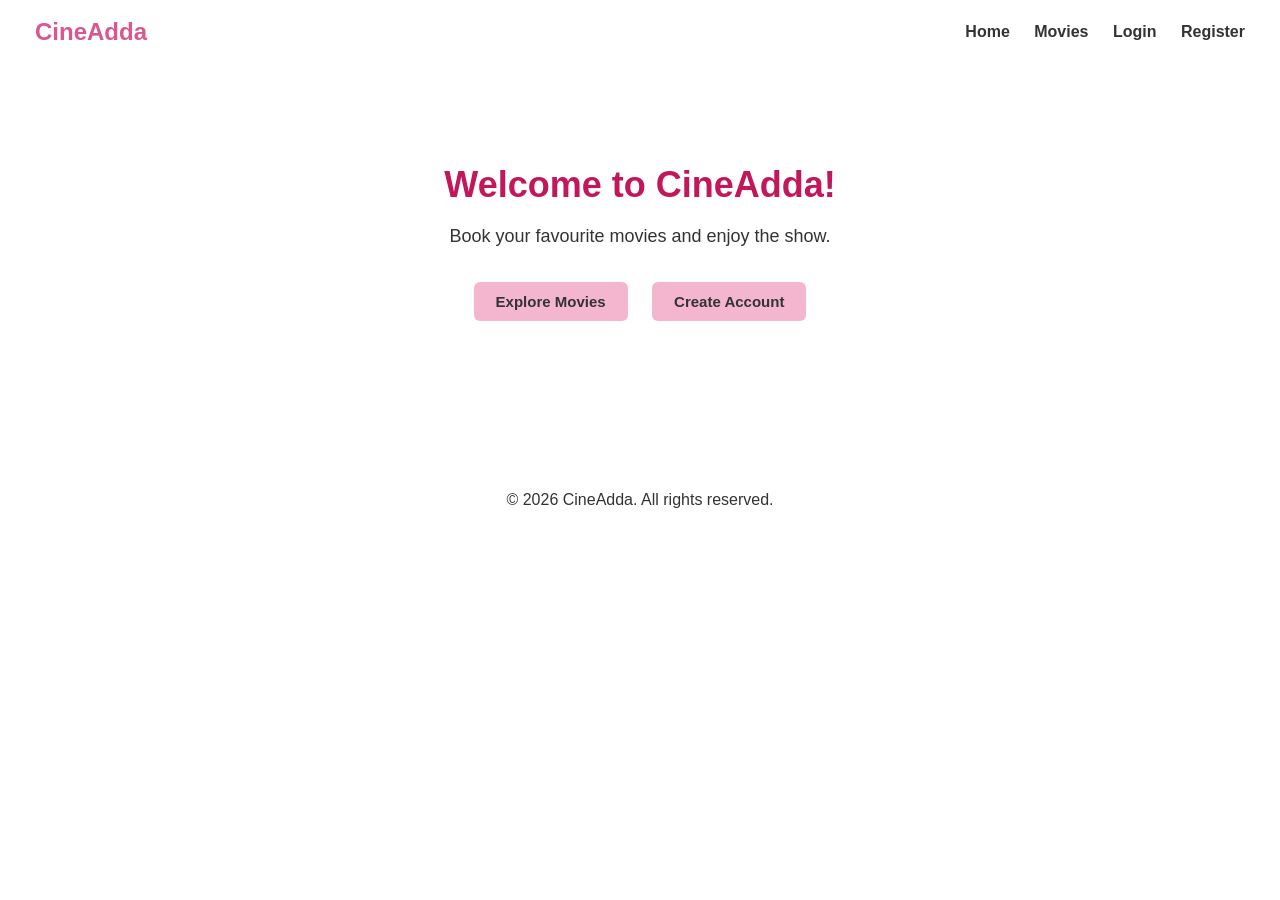
<file: movieticketbooking system/index.html>
<!DOCTYPE html>
<html lang="en">
<head>
    <meta charset="UTF-8">
    <meta name="viewport" content="width=device-width, initial-scale=1.0">
    <title>CineAdda - Home</title>
    <link rel="stylesheet" href="css/style.css">
</head>
<body>

    <nav class="navbar">
        <h2>CineAdda</h2>
        <div>
            <a href="index.html">Home</a>
            <a href="movies.html">Movies</a>
            <a href="login.html">Login</a>
            <a href="register.html">Register</a>
        </div>
    </nav>

    <main class="hero">
        <h1>Welcome to CineAdda!</h1>
        <p>Book your favourite movies and enjoy the show.</p>

        <a class="btn" href="movies.html">Explore Movies</a>
        <a class="btn secondary" href="register.html">Create Account</a>
    </main>

    <footer>
        <p>© 2026 CineAdda. All rights reserved.</p>
    </footer>

</body>
</html>
</file>
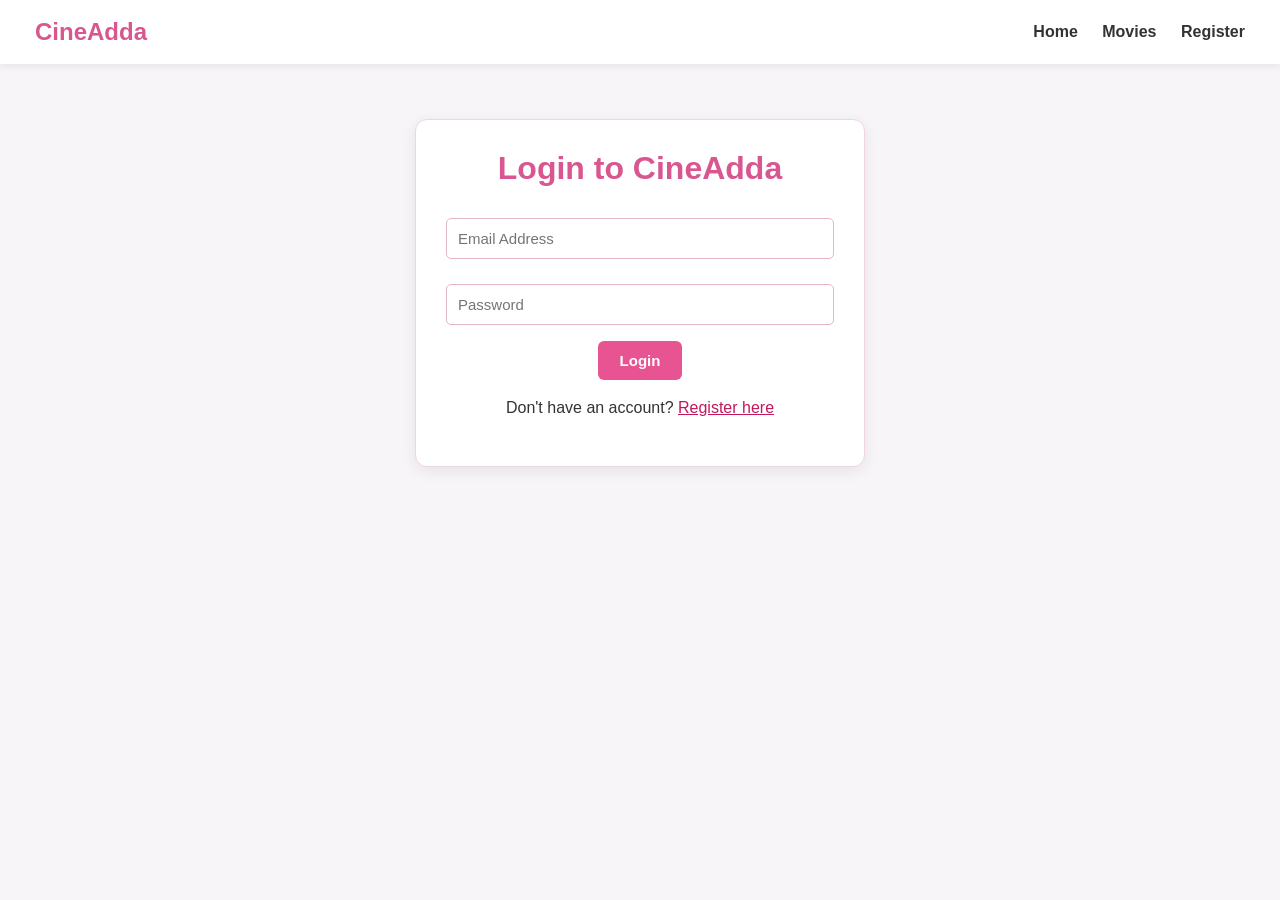
<file: movieticketbooking system/admin.html>
<!DOCTYPE html>
<html lang="en">
<head>
    <meta charset="UTF-8">
    <meta name="viewport" content="width=device-width, initial-scale=1.0">
    <title>CineAdda - Admin</title>
    <link rel="stylesheet" href="css/style.css">
</head>
<body>

    <nav class="navbar">
        <h2>CineAdda Admin</h2>
        <div>
            <a href="index.html">Home</a>
            <a href="dashboard.html">Dashboard</a>
            <a href="movies.html">Movies</a>
        </div>
    </nav>

    <main class="page-container">
        <h1>Admin Dashboard</h1>

        <div class="stats-container">
            <div class="stat-card">
                <h3>Total Bookings</h3>
                <p id="totalBookings">0</p>
            </div>

            <div class="stat-card">
                <h3>Total Seats</h3>
                <p id="totalSeats">0</p>
            </div>

            <div class="stat-card">
                <h3>Total Revenue</h3>
                <p>₹<span id="totalRevenue">0</span></p>
            </div>
        </div>

        <h2>Booking Reports</h2>

        <div class="table-wrapper">
            <table>
                <thead>
                    <tr>
                        <th>Booking ID</th>
                        <th>Customer</th>
                        <th>Movie</th>
                        <th>Theatre</th>
                        <th>Seats</th>
                        <th>Date</th>
                        <th>Time</th>
                        <th>Amount</th>
                        <th>Payment</th>
                        <th>Status</th>
                    </tr>
                </thead>
                <tbody id="reportBody"></tbody>
            </table>
        </div>
    </main>

    <script>
        const user = JSON.parse(localStorage.getItem("loggedInUser"));

        if (!user) {
            alert("Please login first.");
            window.location.href = "login.html";
        }

        function escapeHTML(value) {
            return String(value ?? "").replace(/[&<>"']/g, ch => ({
                "&": "&amp;", "<": "&lt;", ">": "&gt;",
                '"': "&quot;", "'": "&#39;"
            }[ch]));
        }

        const bookings =
            JSON.parse(localStorage.getItem("bookingHistory")) || [];

        const activeBookings = bookings.filter(
            booking => booking.status !== "Cancelled"
        );

        const totalSeats = activeBookings.reduce(
            (total, booking) => total + (booking.seats || []).length, 0
        );

        const totalRevenue = activeBookings.reduce(
            (total, booking) => total + Number(booking.amount || 0), 0
        );

        document.getElementById("totalBookings").textContent =
            activeBookings.length;

        document.getElementById("totalSeats").textContent = totalSeats;

        document.getElementById("totalRevenue").textContent =
            totalRevenue;

        const reportBody = document.getElementById("reportBody");

        if (bookings.length === 0) {
            reportBody.innerHTML =
                '<tr><td colspan="10">No bookings available.</td></tr>';
        } else {
            reportBody.innerHTML = bookings.map(booking => `
                <tr>
                    <td>${escapeHTML(booking.id)}</td>
                    <td>${escapeHTML(booking.userEmail || "Unknown")}</td>
                    <td>${escapeHTML(booking.movie)}</td>
                    <td>${escapeHTML(booking.theatre)}</td>
                    <td>${escapeHTML((booking.seats || []).join(", "))}</td>
                    <td>${escapeHTML(booking.date)}</td>
                    <td>${escapeHTML(booking.time)}</td>
                    <td>₹${escapeHTML(booking.amount)}</td>
                    <td>${escapeHTML(booking.paymentMethod)}</td>
                    <td>${escapeHTML(booking.status)}</td>
                </tr>
            `).join("");
        }
    </script>

</body>
</html>
</file>
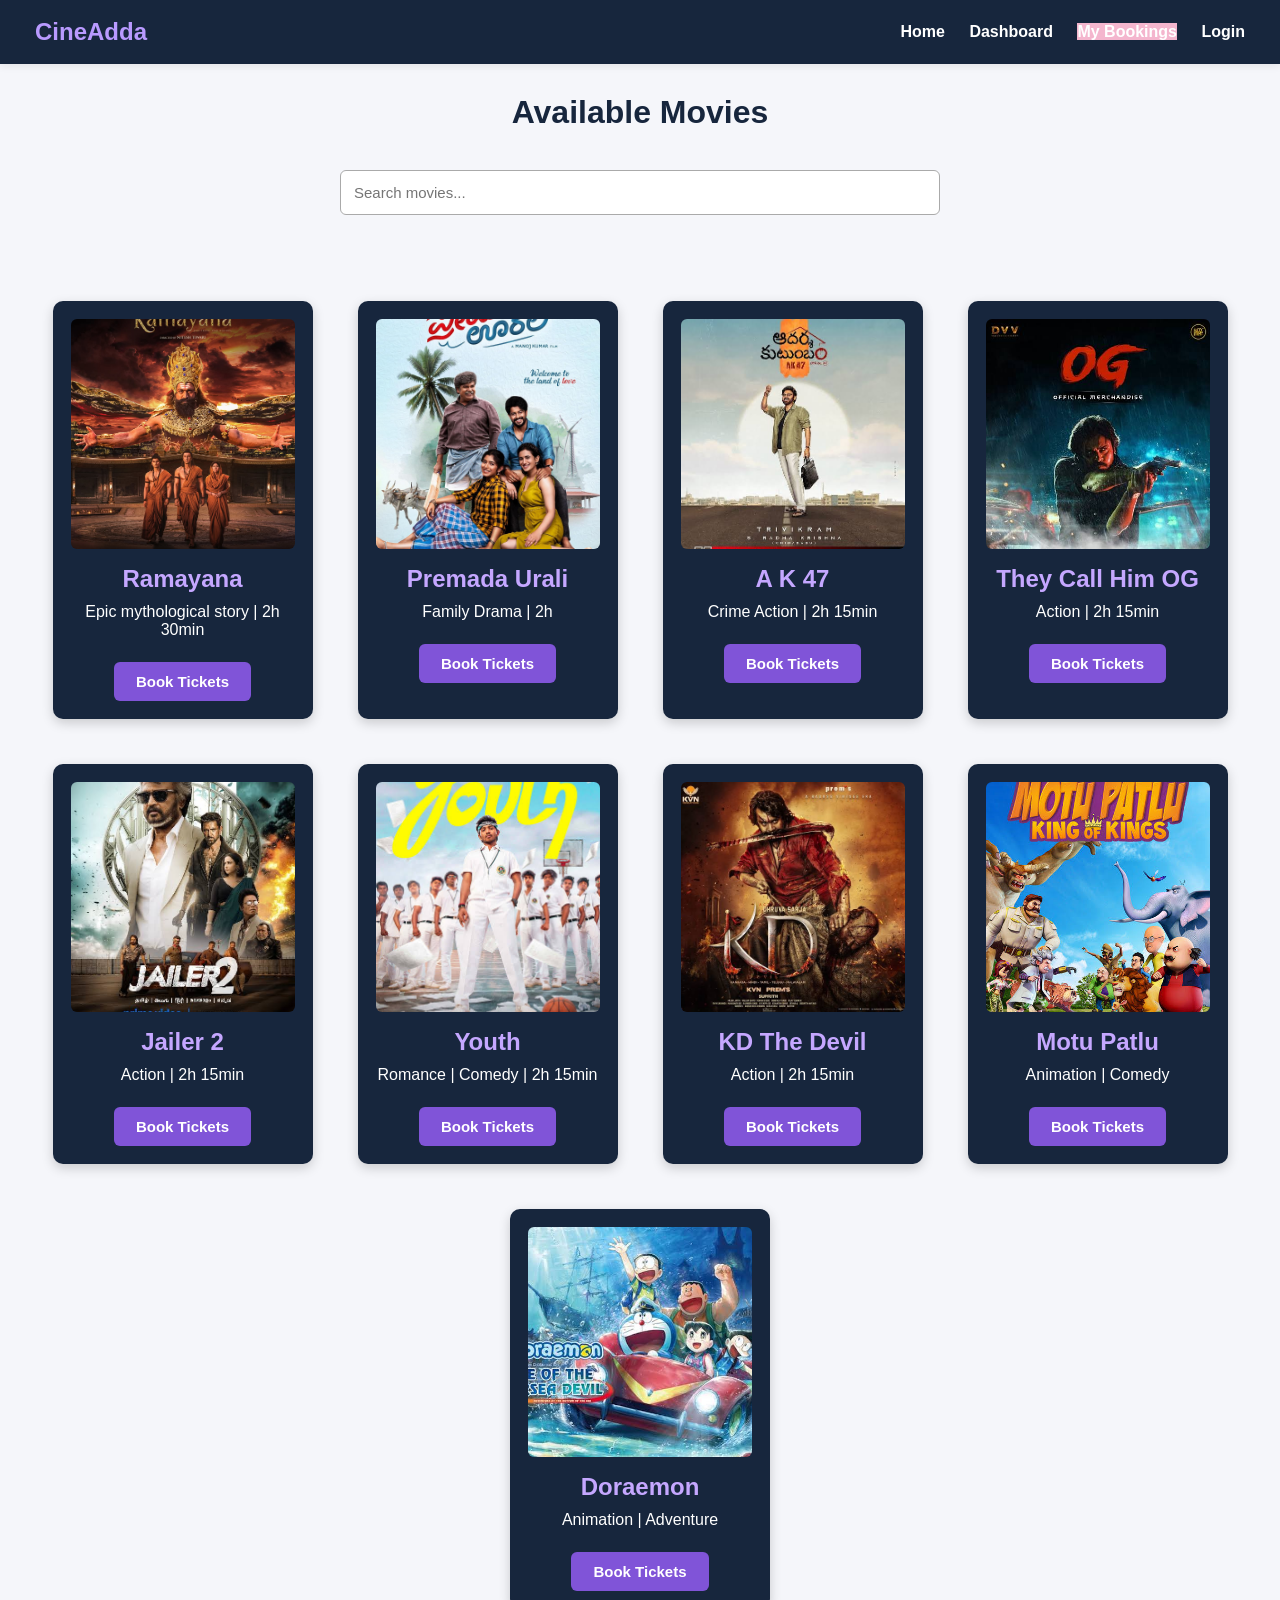
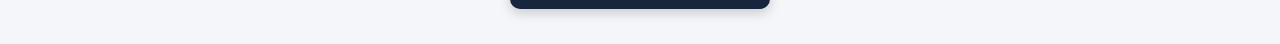
<file: movieticketbooking system/booking.html>
<!DOCTYPE html>
<html lang="en">
<head>
    <meta charset="UTF-8">
    <meta name="viewport" content="width=device-width, initial-scale=1.0">
    <title>CineAdda - Book Tickets</title>
    <link rel="stylesheet" href="css/style.css">
</head>
<body>

    <nav class="navbar">
        <h2>CineAdda</h2>
        <div>
            <a href="index.html">Home</a>
            <a href="movies.html">Movies</a>
            <a href="dashboard.html">Dashboard</a>
        </div>
    </nav>

    <main class="login-box">
        <h1>Book Your Tickets</h1>

        <p><b>Selected Movie:</b> <span id="movieName"></span></p>

        <form id="bookingForm">

            <label for="theatre">Select Theatre</label>
            <select id="theatre" required>
                <option value="">Choose Theatre</option>
                <option value="PVR Cinemas">PVR Cinemas</option>
                <option value="INOX">INOX</option>
                <option value="Cinepolis">Cinepolis</option>
                <option value="Miraj Cinemas">Miraj Cinemas</option>
                <option value="Local Theatre">Local Theatre</option>
            </select>

            <label for="showDate">Select Date</label>
            <input type="date" id="showDate" required>

            <label for="showTime">Select Show Time</label>
            <select id="showTime" required>
                <option value="">Choose Show Time</option>
                <option value="10:00 AM">10:00 AM</option>
                <option value="1:00 PM">1:00 PM</option>
                <option value="4:00 PM">4:00 PM</option>
                <option value="7:00 PM">7:00 PM</option>
                <option value="10:00 PM">10:00 PM</option>
            </select>

            <button type="submit">Continue to Seats</button>
        </form>
    </main>

    <script>
        const user = JSON.parse(localStorage.getItem("loggedInUser"));
        const movie = localStorage.getItem("selectedMovie");

        if (!user) {
            alert("Please login first.");
            window.location.href = "login.html";
        }

        if (!movie) {
            alert("Please select a movie first.");
            window.location.href = "movies.html";
        }

        document.getElementById("movieName").textContent = movie;

        const dateInput = document.getElementById("showDate");
        const today = new Date();
        today.setMinutes(today.getMinutes() - today.getTimezoneOffset());
        dateInput.min = today.toISOString().split("T")[0];

        document.getElementById("bookingForm").addEventListener("submit", function(event) {
            event.preventDefault();

            const theatre = document.getElementById("theatre").value;
            const date = dateInput.value;
            const time = document.getElementById("showTime").value;

            if (!theatre || !date || !time) {
                alert("Please select all booking details.");
                return;
            }

            if (date < dateInput.min) {
                alert("Please select today or a future date.");
                return;
            }

            localStorage.setItem("selectedTheatre", theatre);
            localStorage.setItem("showDate", date);
            localStorage.setItem("showTime", time);

            localStorage.removeItem("selectedSeats");
            localStorage.removeItem("totalAmount");

            window.location.href = "seats.html";
        });
    </script>

</body>
</html>
</file>
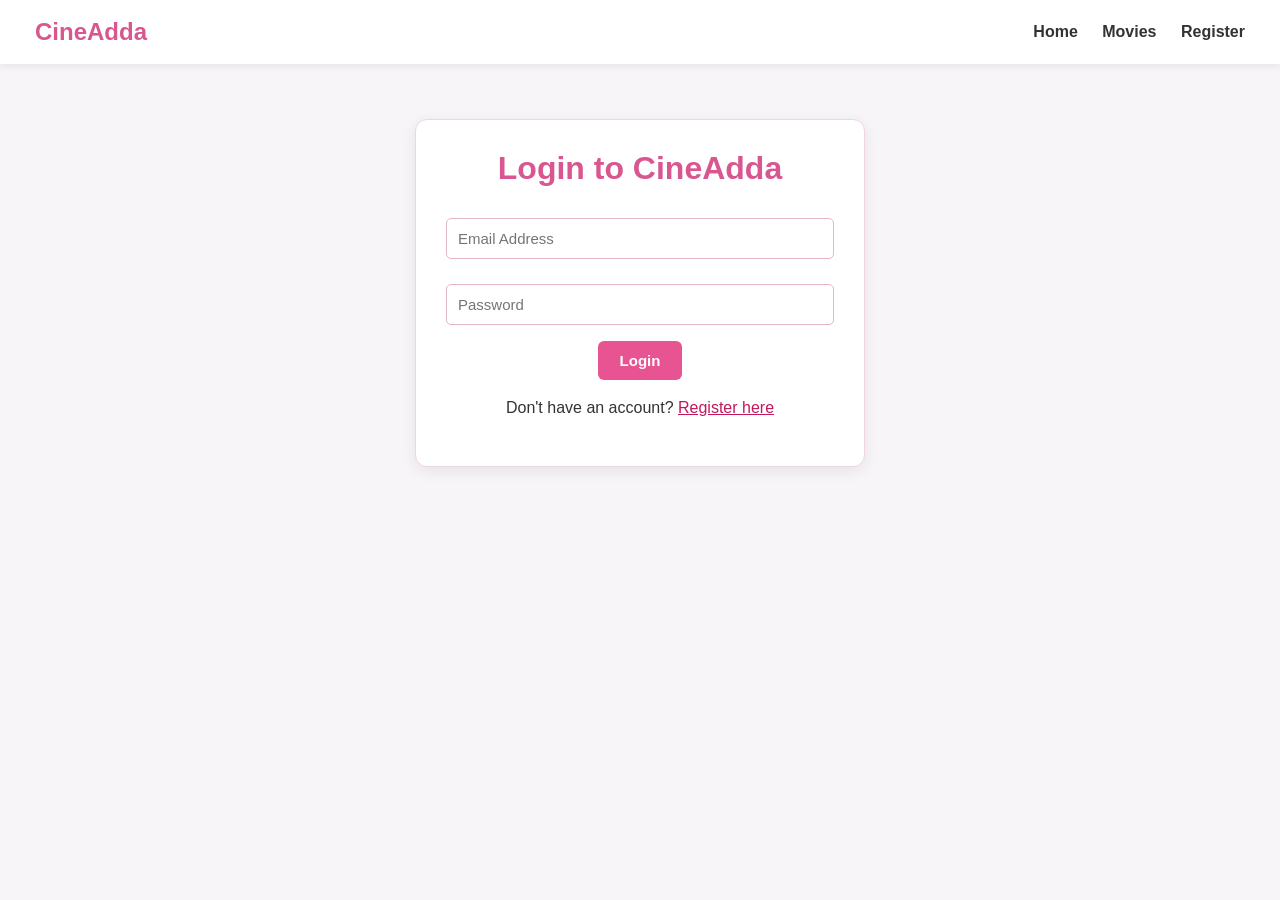
<file: movieticketbooking system/dashboard.html>
<!DOCTYPE html>
<html lang="en">
<head>
    <meta charset="UTF-8">
    <meta name="viewport" content="width=device-width, initial-scale=1.0">
    <title>CineAdda - Dashboard</title>
    <link rel="stylesheet" href="css/style.css">
</head>
<body>

    <nav class="navbar">
        <h2>CineAdda</h2>
        <div>
            <a href="index.html">Home</a>
            <a href="movies.html">Movies</a>
            <a href="history.html">My Bookings</a>
            <a href="admin.html">Admin</a>
            <a href="#" id="logout">Logout</a>
        </div>
    </nav>

    <main>
        <h1>Welcome to CineAdda!</h1>

        <section class="login-box">
            <h2>My Profile</h2>

            <p>Name: <span id="userName"></span></p>
            <p>Email: <span id="userEmail"></span></p>

            <h2>My Bookings</h2>
            <p>Total Bookings: <span id="bookingCount">0</span></p>

            <a class="btn" href="movies.html">Book Movies</a>
            <a class="btn secondary" href="history.html">View History</a>
        </section>
    </main>

    <script>
        const user = JSON.parse(localStorage.getItem("loggedInUser"));

        if (!user) {
            alert("Please login first.");
            window.location.href = "login.html";
        } else {
            document.getElementById("userName").textContent = user.name;
            document.getElementById("userEmail").textContent = user.email;

            const bookings = JSON.parse(localStorage.getItem("bookingHistory")) || [];

            const userBookings = bookings.filter(booking =>
                booking.userEmail === user.email
            );

            document.getElementById("bookingCount").textContent =
                userBookings.length;
        }

        document.getElementById("logout").addEventListener("click", function(event) {
            event.preventDefault();

            localStorage.removeItem("loggedInUser");

            alert("Logged out successfully.");
            window.location.href = "login.html";
        });
    </script>

</body>
</html>
</file>
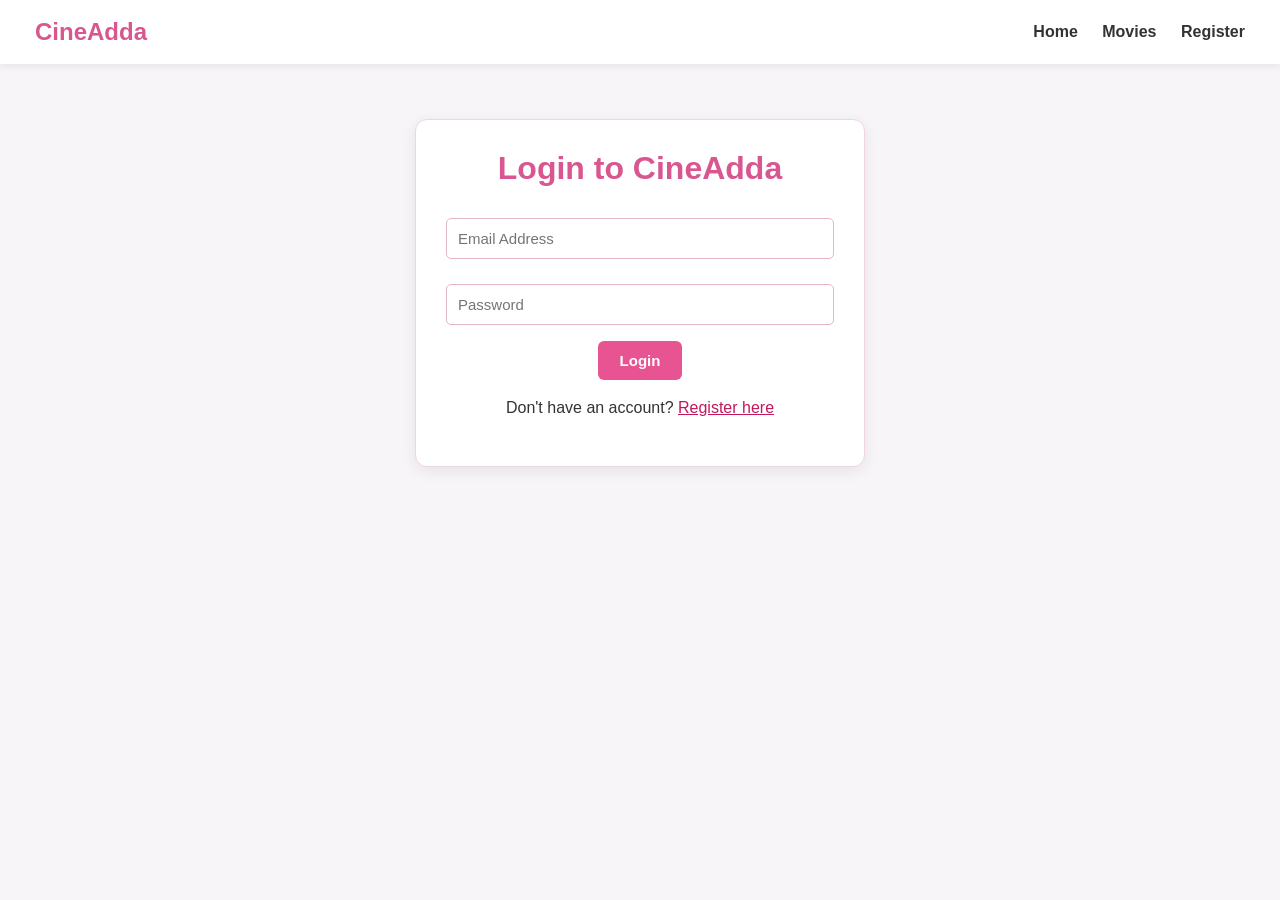
<file: movieticketbooking system/history.html>
<!DOCTYPE html>
<html lang="en">
<head>
    <meta charset="UTF-8">
    <meta name="viewport" content="width=device-width, initial-scale=1.0">
    <title>CineAdda - My Bookings</title>
    <link rel="stylesheet" href="css/style.css">
</head>
<body>

    <nav class="navbar">
        <h2>CineAdda</h2>
        <div>
            <a href="index.html">Home</a>
            <a href="movies.html">Movies</a>
            <a href="dashboard.html">Dashboard</a>
        </div>
    </nav>

    <main class="page-container">
        <h1>My Booking History</h1>
        <div id="bookingList"></div>
    </main>

    <script>
        const user = JSON.parse(localStorage.getItem("loggedInUser"));

        if (!user) {
            alert("Please login first.");
            window.location.href = "login.html";
        }

        function escapeHTML(value) {
            return String(value ?? "").replace(/[&<>"']/g, ch => ({
                "&": "&amp;", "<": "&lt;", ">": "&gt;",
                '"': "&quot;", "'": "&#39;"
            }[ch]));
        }

        function displayBookings() {
            const allBookings =
                JSON.parse(localStorage.getItem("bookingHistory")) || [];

            const userBookings = allBookings.filter(booking =>
                booking.userEmail === user.email
            );

            const container = document.getElementById("bookingList");

            if (userBookings.length === 0) {
                container.innerHTML =
                    '<p class="empty-state">You have not booked any tickets yet.</p>';
                return;
            }

            container.innerHTML = "";

            userBookings.slice().reverse().forEach(booking => {
                const card = document.createElement("div");
                card.className = "history-card";

                card.innerHTML = `
                    <h2>${escapeHTML(booking.movie)}</h2>
                    <p><b>Booking ID:</b> ${escapeHTML(booking.id)}</p>
                    <p><b>Theatre:</b> ${escapeHTML(booking.theatre)}</p>
                    <p><b>Seats:</b> ${escapeHTML((booking.seats || []).join(", "))}</p>
                    <p><b>Date:</b> ${escapeHTML(booking.date)}</p>
                    <p><b>Time:</b> ${escapeHTML(booking.time)}</p>
                    <p><b>Amount:</b> ₹${escapeHTML(booking.amount)}</p>
                    <p><b>Payment:</b> ${escapeHTML(booking.paymentStatus)}</p>
                    <p><b>Status:</b> ${escapeHTML(booking.status)}</p>
                `;

                if (booking.status !== "Cancelled") {
                    const cancelButton = document.createElement("button");
                    cancelButton.textContent = "Cancel Booking";
                    cancelButton.addEventListener("click", () => {
                        cancelBooking(booking.id);
                    });
                    card.appendChild(cancelButton);
                }

                container.appendChild(card);
            });
        }

        function cancelBooking(id) {
            if (!confirm("Are you sure you want to cancel this booking?")) {
                return;
            }

            const bookings =
                JSON.parse(localStorage.getItem("bookingHistory")) || [];

            const booking = bookings.find(item =>
                item.id === id && item.userEmail === user.email
            );

            if (!booking || booking.status === "Cancelled") {
                return;
            }

            booking.status = "Cancelled";

            const key = JSON.stringify([
                booking.movie,
                booking.theatre,
                booking.date,
                booking.time
            ]);

            const bookedShows =
                JSON.parse(localStorage.getItem("bookedSeatsByShow")) || {};

            const bookedSeats = bookedShows[key] || [];

            bookedShows[key] = bookedSeats.filter(
                seat => !(booking.seats || []).includes(seat)
            );

            localStorage.setItem("bookingHistory", JSON.stringify(bookings));
            localStorage.setItem("bookedSeatsByShow", JSON.stringify(bookedShows));

            displayBookings();
        }

        displayBookings();
    </script>

</body>
</html>
</file>
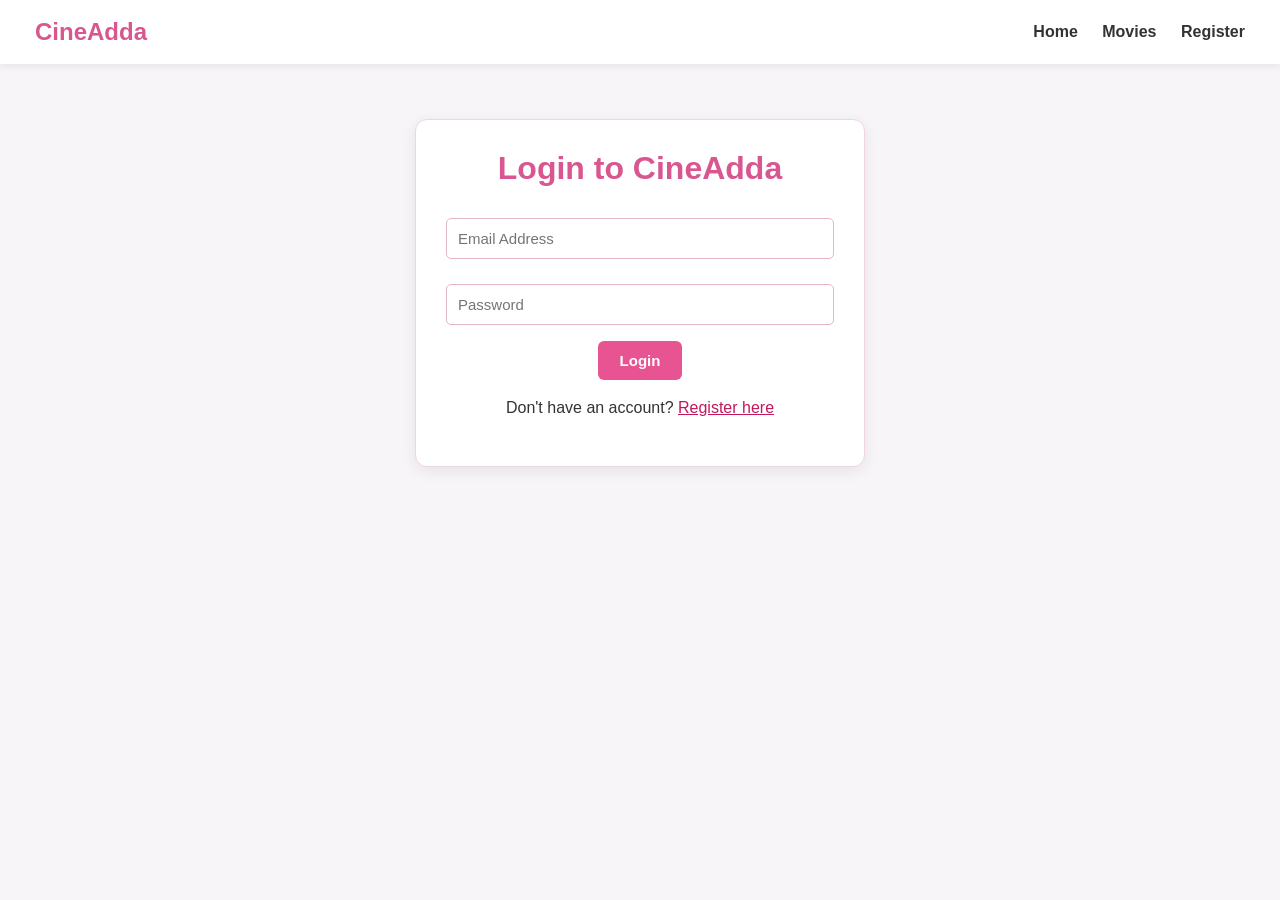
<file: movieticketbooking system/login.html>
<!DOCTYPE html>
<html lang="en">
<head>
    <meta charset="UTF-8">
    <meta name="viewport" content="width=device-width, initial-scale=1.0">
    <title>CineAdda - Login</title>
    <link rel="stylesheet" href="css/style.css">
</head>
<body>

    <nav class="navbar">
        <h2>CineAdda</h2>
        <div>
            <a href="index.html">Home</a>
            <a href="movies.html">Movies</a>
            <a href="register.html">Register</a>
        </div>
    </nav>

    <main class="login-box">
        <h1>Login to CineAdda</h1>

        <form id="loginForm">
            <input type="email" id="email"
                   placeholder="Email Address" required>

            <input type="password" id="password"
                   placeholder="Password" required>

            <button type="submit">Login</button>
        </form>

        <p id="message" class="message"></p>

        <p>Don't have an account?
            <a href="register.html">Register here</a>
        </p>
    </main>

    <script>
        document.getElementById("loginForm").addEventListener("submit", function(event) {
            event.preventDefault();

            const email = document.getElementById("email").value.trim().toLowerCase();
            const password = document.getElementById("password").value;

            const users = JSON.parse(localStorage.getItem("users")) || [];

            const user = users.find(item =>
                item.email.toLowerCase() === email &&
                item.password === password
            );

            if (!user) {
                document.getElementById("message").textContent =
                    "Invalid email or password.";
                return;
            }

            localStorage.setItem("loggedInUser", JSON.stringify({
                name: user.name,
                email: user.email
            }));

            alert("Login successful!");
            window.location.href = "dashboard.html";
        });
    </script>

</body>
</html>
</file>
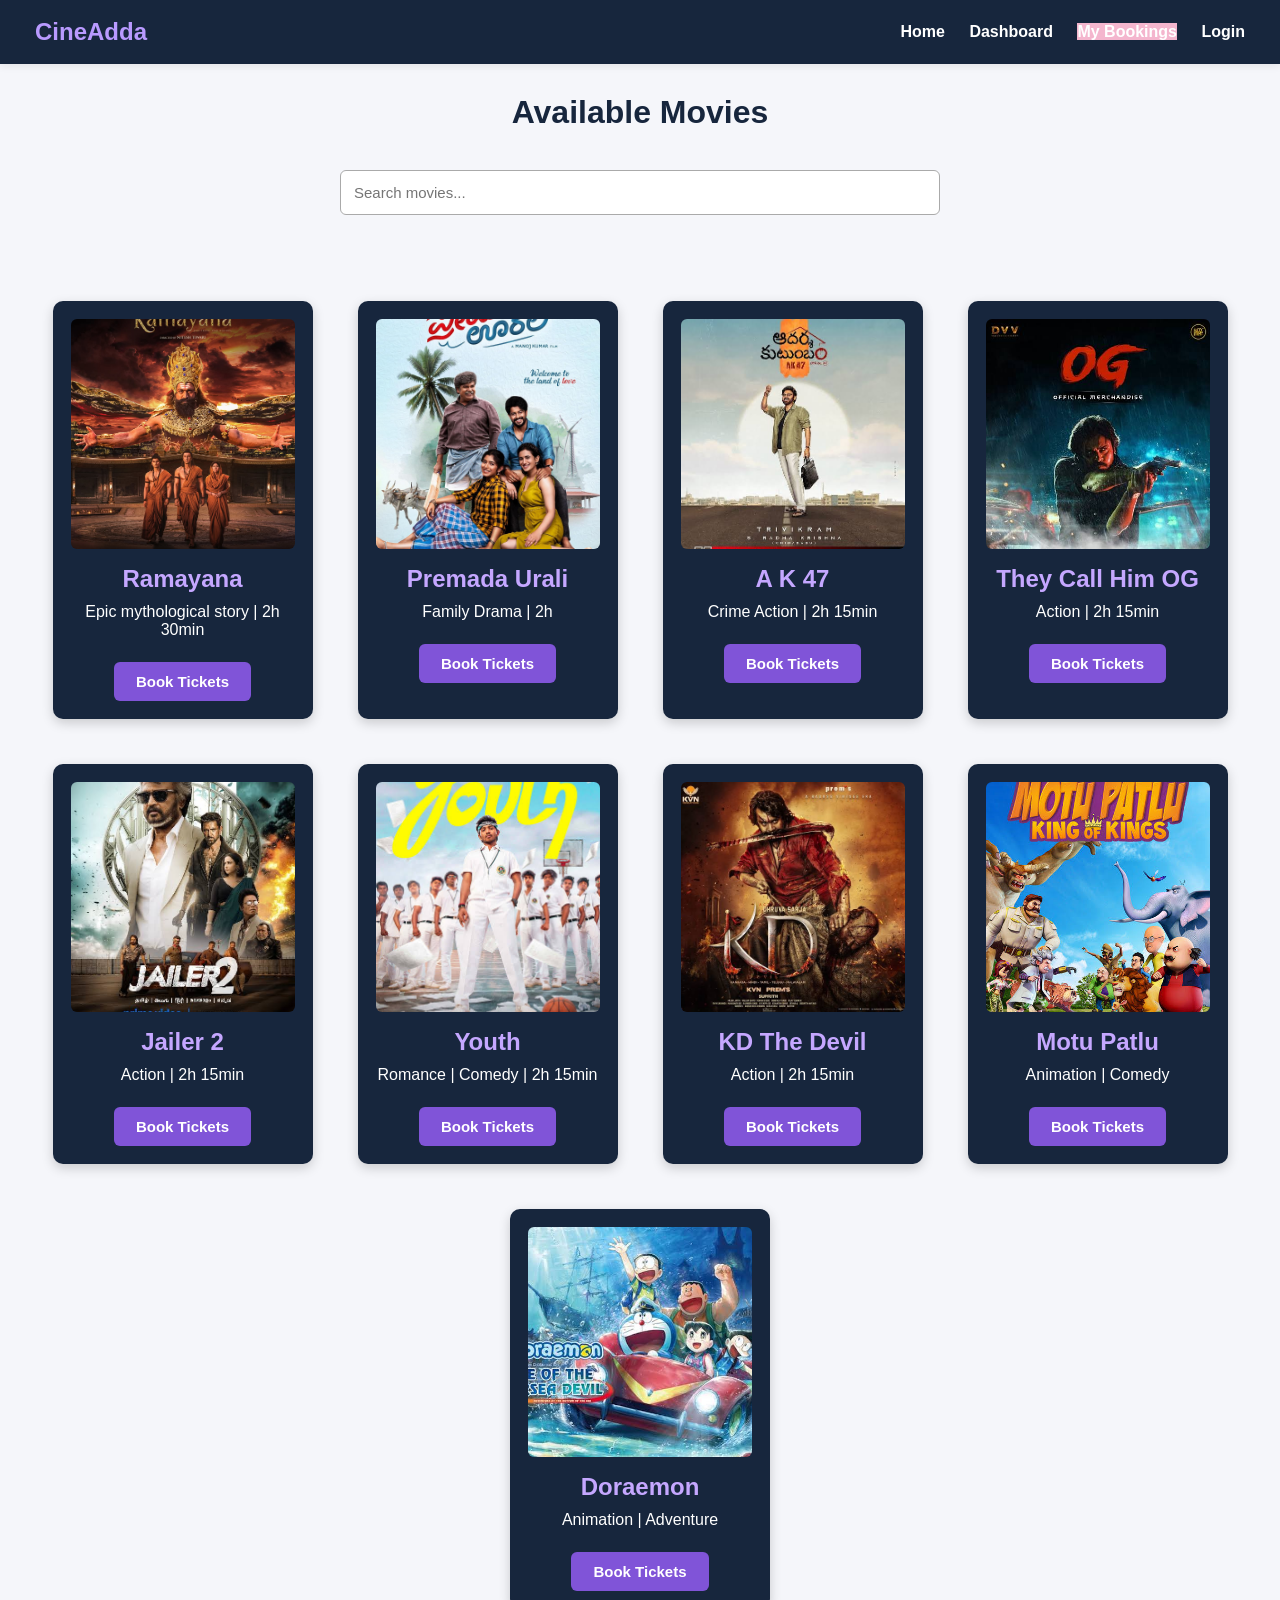
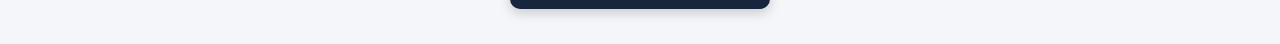
<file: movieticketbooking system/movies.html>
<!DOCTYPE html>
<html lang="en">
<head>
    <meta charset="UTF-8">
    <meta name="viewport" content="width=device-width, initial-scale=1.0">
    <title>CineAdda - Movies</title>
    <link rel="stylesheet" href="css/style.css">
</head>
<body>

    <nav class="navbar">
        <h2>CineAdda</h2>
        <div>
            <a href="index.html">Home</a>
            <a href="dashboard.html">Dashboard</a>
            <a href="history.html">My Bookings</a>
            <a href="login.html">Login</a>
        </div>
    </nav>

    <h1>Available Movies</h1>

    <div class="search-box">
        <input type="text" id="searchMovie" placeholder="Search movies...">
    </div>

    <div class="movie-container" id="movieContainer">

        <div class="movie-box">
            <img src="images/ramayana.jpg" alt="Ramayana poster">
            <h2>Ramayana</h2>
            <p>Epic mythological story | 2h 30min</p>
            <button onclick="selectMovie('Ramayana')">Book Tickets</button>
        </div>

        <div class="movie-box">
            <img src="images/premada-urali.jpg" alt="Premada Urali poster">
            <h2>Premada Urali</h2>
            <p>Family Drama | 2h</p>
            <button onclick="selectMovie('Premada Urali')">Book Tickets</button>
        </div>

        <div class="movie-box">
            <img src="images/ak47.jpg" alt="A K 47 poster">
            <h2>A K 47</h2>
            <p>Crime Action | 2h 15min</p>
            <button onclick="selectMovie('A K 47')">Book Tickets</button>
        </div>

        <div class="movie-box">
            <img src="images/og.jpg" alt="They Call Him OG poster">
            <h2>They Call Him OG</h2>
            <p>Action | 2h 15min</p>
            <button onclick="selectMovie('They Call Him OG')">Book Tickets</button>
        </div>

        <div class="movie-box">
            <img src="images/jailer2.jpg" alt="Jailer 2 poster">
            <h2>Jailer 2</h2>
            <p>Action | 2h 15min</p>
            <button onclick="selectMovie('Jailer 2')">Book Tickets</button>
        </div>

        <div class="movie-box">
            <img src="images/youth.jpg" alt="Youth poster">
            <h2>Youth</h2>
            <p>Romance | Comedy | 2h 15min</p>
            <button onclick="selectMovie('Youth')">Book Tickets</button>
        </div>

        <div class="movie-box">
            <img src="images/kd-the-devil.jpg" alt="KD The Devil poster">
            <h2>KD The Devil</h2>
            <p>Action | 2h 15min</p>
            <button onclick="selectMovie('KD The Devil')">Book Tickets</button>
        </div>

        <div class="movie-box">
            <img src="images/motu-patlu.jpg" alt="Motu Patlu poster">
            <h2>Motu Patlu</h2>
            <p>Animation | Comedy</p>
            <button onclick="selectMovie('Motu Patlu')">Book Tickets</button>
        </div>

        <div class="movie-box">
            <img src="images/doraemon.jpg" alt="Doraemon poster">
            <h2>Doraemon</h2>
            <p>Animation | Adventure</p>
            <button onclick="selectMovie('Doraemon')">Book Tickets</button>
        </div>

    </div>

    <script>
        function selectMovie(movieName) {
            const user = JSON.parse(localStorage.getItem("loggedInUser"));

            if (!user) {
                alert("Please login before booking tickets.");
                window.location.href = "login.html";
                return;
            }

            localStorage.setItem("selectedMovie", movieName);
            window.location.href = "booking.html";
        }

        document.getElementById("searchMovie").addEventListener("input", function() {
            const search = this.value.toLowerCase();
            const cards = document.querySelectorAll(".movie-box");

            cards.forEach(card => {
                const title = card.querySelector("h2").textContent.toLowerCase();
                card.style.display = title.includes(search) ? "" : "none";
            });
        });
    </script>

</body>
</html>
</file>
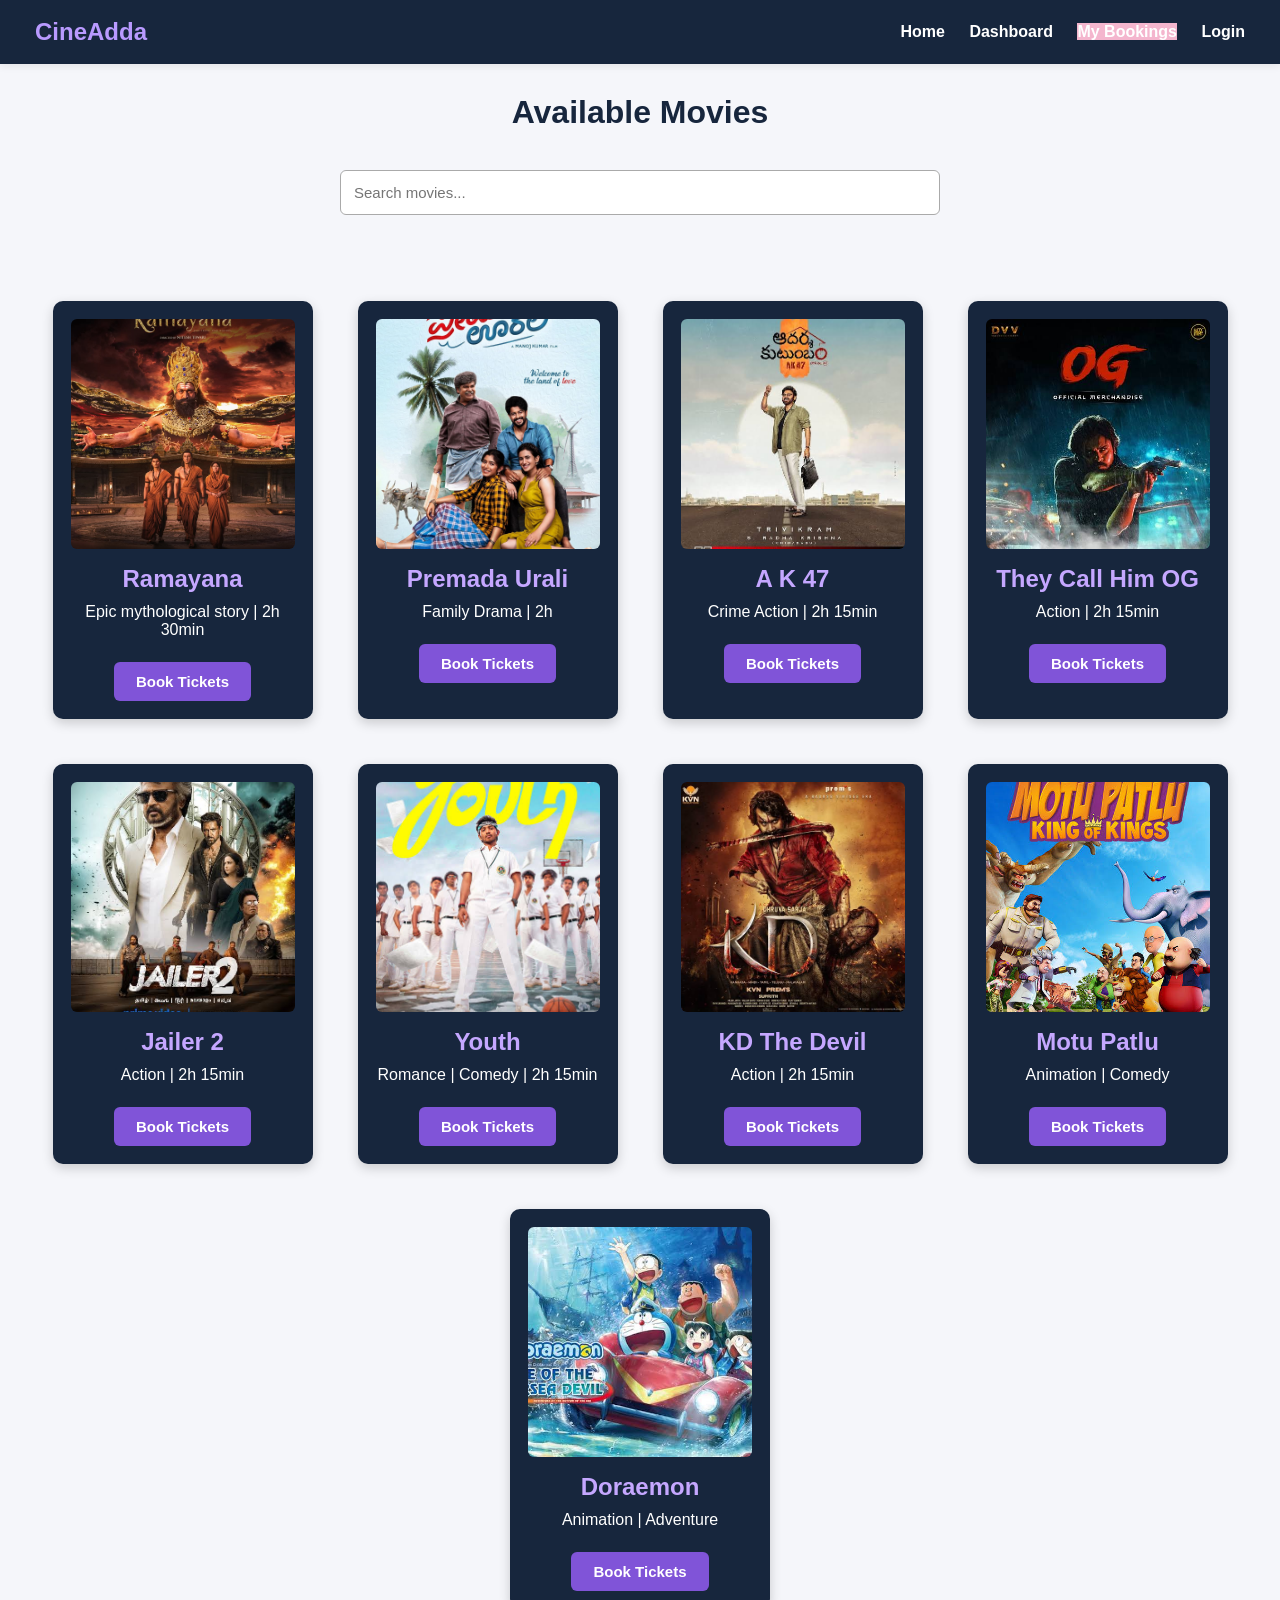
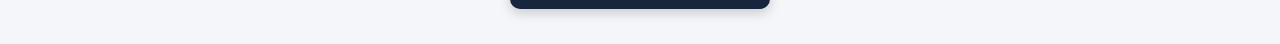
<file: movieticketbooking system/payment.html>
<!DOCTYPE html>
<html lang="en">
<head>
    <meta charset="UTF-8">
    <meta name="viewport" content="width=device-width, initial-scale=1.0">
    <title>CineAdda - Payment</title>
    <link rel="stylesheet" href="css/style.css">
</head>
<body>

    <nav class="navbar">
        <h2>CineAdda</h2>
        <div>
            <a href="index.html">Home</a>
            <a href="movies.html">Movies</a>
            <a href="dashboard.html">Dashboard</a>
        </div>
    </nav>

    <main class="login-box">
        <h1>Payment Summary</h1>

        <div class="booking-summary">
            <p>Movie: <span id="movie"></span></p>
            <p>Theatre: <span id="theatre"></span></p>
            <p>Seats: <span id="seats"></span></p>
            <p>Date: <span id="date"></span></p>
            <p>Show Time: <span id="time"></span></p>
            <h2>Total: ₹<span id="amount"></span></h2>
        </div>

        <label for="paymentMethod">Choose Payment Method</label>
        <select id="paymentMethod">
            <option value="">Select Payment Method</option>
            <option value="Google Pay">Google Pay</option>
            <option value="PhonePe">PhonePe</option>
            <option value="Paytm">Paytm</option>
            <option value="Cash">Cash</option>
        </select>

        <button id="payButton" type="button">Confirm Demo Payment</button>

        <p class="message" id="message"></p>
    </main>

    <script>
        const user = JSON.parse(localStorage.getItem("loggedInUser"));

        if (!user) {
            alert("Please login first.");
            window.location.href = "login.html";
        }

        const movie = localStorage.getItem("selectedMovie");
        const theatre = localStorage.getItem("selectedTheatre");
        const date = localStorage.getItem("showDate");
        const time = localStorage.getItem("showTime");
        const seats = JSON.parse(localStorage.getItem("selectedSeats")) || [];
        const amount = Number(localStorage.getItem("totalAmount"));

        if (!movie || !theatre || !date || !time ||
            seats.length === 0 || !Number.isFinite(amount) ||
            amount !== seats.length * 150) {
            alert("Booking information is incomplete. Please start again.");
            window.location.href = "movies.html";
        }

        document.getElementById("movie").textContent = movie;
        document.getElementById("theatre").textContent = theatre;
        document.getElementById("seats").textContent = seats.join(", ");
        document.getElementById("date").textContent = date;
        document.getElementById("time").textContent = time;
        document.getElementById("amount").textContent = amount;

        document.getElementById("payButton").addEventListener("click", function() {
            const method = document.getElementById("paymentMethod").value;
            const message = document.getElementById("message");

            if (!method) {
                message.textContent = "Please select a payment method.";
                return;
            }

            if (!confirm("This is a demo payment. No real money will be transferred. Continue?")) {
                return;
            }

            const showKey = JSON.stringify([movie, theatre, date, time]);

            let bookedShows =
                JSON.parse(localStorage.getItem("bookedSeatsByShow")) || {};

            const alreadyBooked = bookedShows[showKey] || [];

            if (seats.some(seat => alreadyBooked.includes(seat))) {
                message.textContent =
                    "One or more seats have already been booked. Please select again.";
                return;
            }

            const bookings =
                JSON.parse(localStorage.getItem("bookingHistory")) || [];

            const booking = {
                id: Date.now(),
                userEmail: user.email,
                movie: movie,
                theatre: theatre,
                seats: seats,
                date: date,
                time: time,
                amount: amount,
                paymentMethod: method,
                paymentStatus: "Demo Successful",
                status: "Confirmed"
            };

            bookings.push(booking);
            bookedShows[showKey] = [...alreadyBooked, ...seats];

            localStorage.setItem("bookingHistory", JSON.stringify(bookings));
            localStorage.setItem("bookedSeatsByShow", JSON.stringify(bookedShows));
            localStorage.setItem("latestBookingId", String(booking.id));

            localStorage.removeItem("selectedSeats");
            localStorage.removeItem("totalAmount");

            window.location.href = "ticket.html";
        });
    </script>

</body>
</html>
</file>
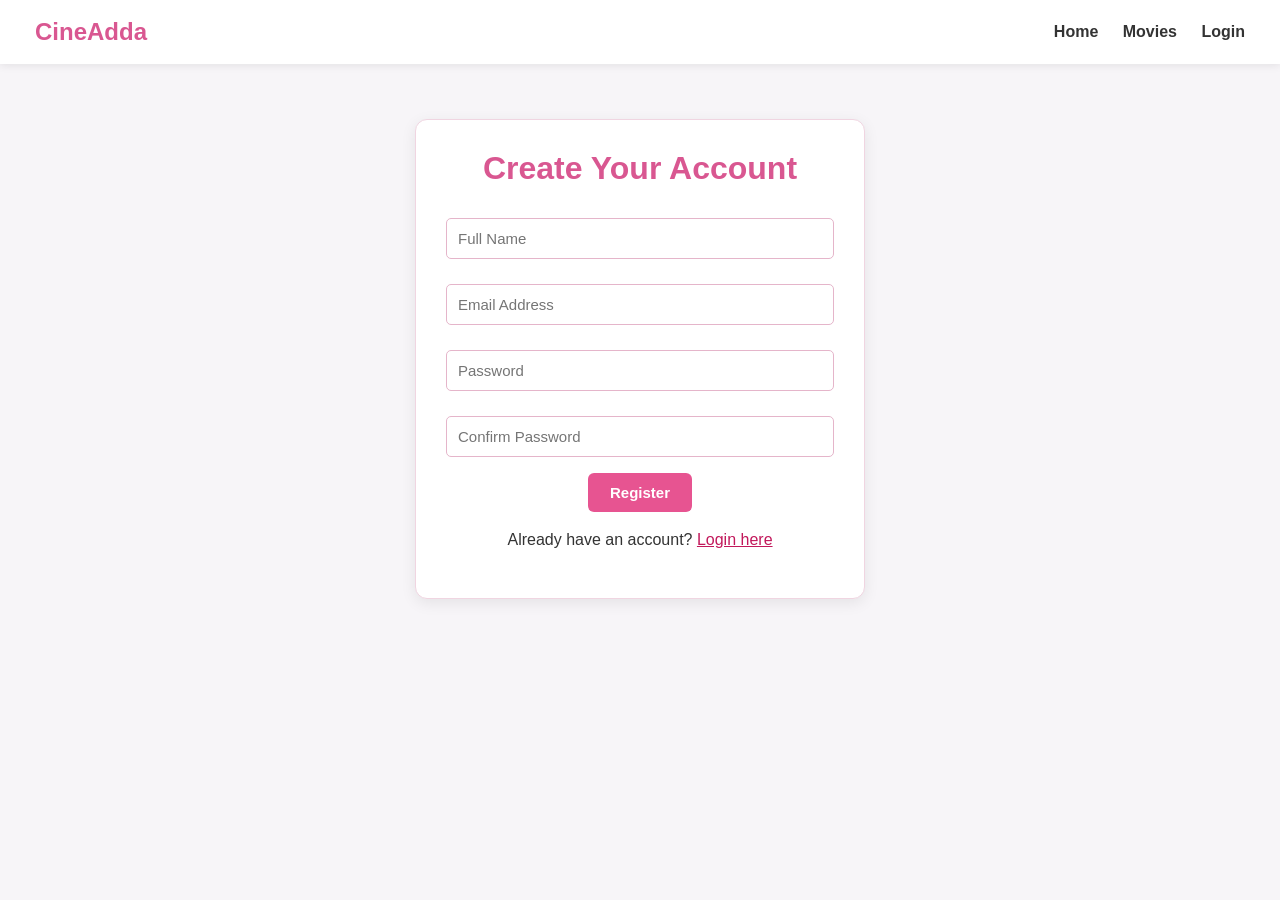
<file: movieticketbooking system/register.html>
<!DOCTYPE html>
<html lang="en">
<head>
    <meta charset="UTF-8">
    <meta name="viewport" content="width=device-width, initial-scale=1.0">
    <title>CineAdda - Registration</title>
    <link rel="stylesheet" href="css/style.css">
</head>
<body>

    <nav class="navbar">
        <h2>CineAdda</h2>
        <div>
            <a href="index.html">Home</a>
            <a href="movies.html">Movies</a>
            <a href="login.html">Login</a>
        </div>
    </nav>

    <main class="login-box">
        <h1>Create Your Account</h1>

        <form id="registerForm">
            <input type="text" id="name" placeholder="Full Name"
                   minlength="2" required>

            <input type="email" id="email"
                   placeholder="Email Address" required>

            <input type="password" id="password"
                   placeholder="Password" minlength="6" required>

            <input type="password" id="confirmPassword"
                   placeholder="Confirm Password" required>

            <button type="submit">Register</button>
        </form>

        <p id="message" class="message"></p>

        <p>Already have an account?
            <a href="login.html">Login here</a>
        </p>
    </main>

    <script>
        document.getElementById("registerForm").addEventListener("submit", function(event) {
            event.preventDefault();

            const name = document.getElementById("name").value.trim();
            const email = document.getElementById("email").value.trim().toLowerCase();
            const password = document.getElementById("password").value;
            const confirmPassword = document.getElementById("confirmPassword").value;
            const message = document.getElementById("message");

            if (password.length < 6) {
                message.textContent = "Password must have at least 6 characters.";
                return;
            }

            if (password !== confirmPassword) {
                message.textContent = "Passwords do not match.";
                return;
            }

            let users = JSON.parse(localStorage.getItem("users")) || [];

            if (users.some(user => user.email.toLowerCase() === email)) {
                message.textContent = "This email is already registered.";
                return;
            }

            users.push({
                name: name,
                email: email,
                password: password
            });

            localStorage.setItem("users", JSON.stringify(users));

            alert("Registration successful!");
            window.location.href = "login.html";
        });
    </script>

</body>
</html>
</file>
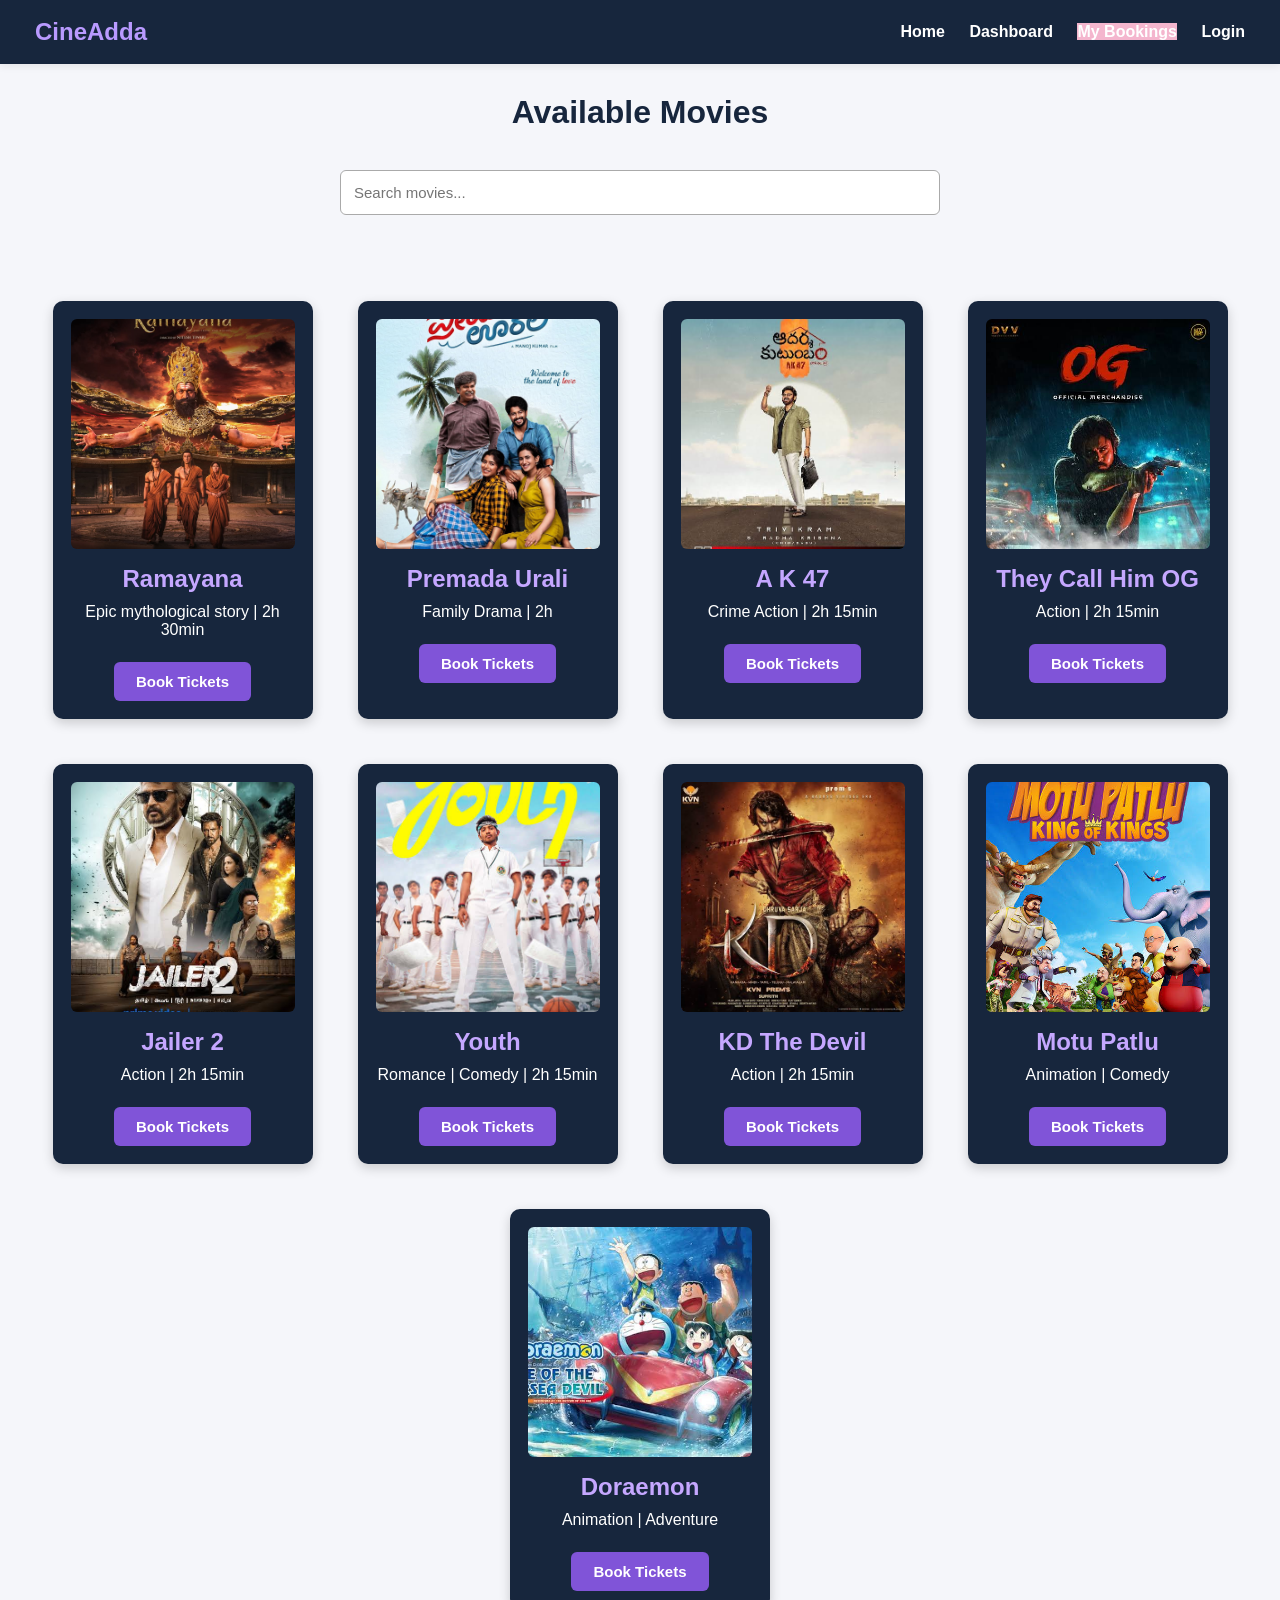
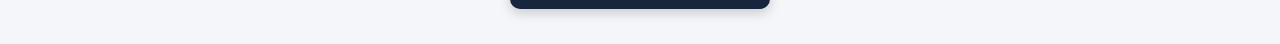
<file: movieticketbooking system/seats.html>
<!DOCTYPE html>
<html lang="en">
<head>
    <meta charset="UTF-8">
    <meta name="viewport" content="width=device-width, initial-scale=1.0">
    <title>CineAdda - Select Seats</title>
    <link rel="stylesheet" href="css/style.css">
</head>
<body>

    <nav class="navbar">
        <h2>CineAdda</h2>
        <div>
            <a href="index.html">Home</a>
            <a href="movies.html">Movies</a>
            <a href="dashboard.html">Dashboard</a>
        </div>
    </nav>

    <main class="page-container">
        <h1>Select Your Seats</h1>

        <div class="booking-summary">
            <p><b>Movie:</b> <span id="movie"></span></p>
            <p><b>Theatre:</b> <span id="theatre"></span></p>
            <p><b>Date:</b> <span id="date"></span></p>
            <p><b>Show:</b> <span id="time"></span></p>
        </div>

        <div class="screen">SCREEN THIS WAY</div>

        <div class="seat-container" id="seatContainer"></div>

        <div class="seat-legend">
            <span><i class="legend-seat available"></i> Available</span>
            <span><i class="legend-seat selected"></i> Selected</span>
            <span><i class="legend-seat booked"></i> Booked</span>
        </div>

        <div class="booking-summary">
            <p>Selected Seats: <span id="selectedCount">0</span></p>
            <p>Total Amount: ₹<span id="totalAmount">0</span></p>
            <button id="continueButton" type="button">Continue to Payment</button>
        </div>
    </main>

    <script>
        const user = JSON.parse(localStorage.getItem("loggedInUser"));

        if (!user) {
            alert("Please login first.");
            window.location.href = "login.html";
        }

        const movie = localStorage.getItem("selectedMovie");
        const theatre = localStorage.getItem("selectedTheatre");
        const date = localStorage.getItem("showDate");
        const time = localStorage.getItem("showTime");

        if (!movie || !theatre || !date || !time) {
            alert("Booking details are missing. Please select your show again.");
            window.location.href = "booking.html";
        }

        document.getElementById("movie").textContent = movie;
        document.getElementById("theatre").textContent = theatre;
        document.getElementById("date").textContent = date;
        document.getElementById("time").textContent = time;

        const showKey = JSON.stringify([movie, theatre, date, time]);

        let bookedShows =
            JSON.parse(localStorage.getItem("bookedSeatsByShow")) || {};

        const bookedSeats = bookedShows[showKey] || [];
        const selectedSeats = [];

        const container = document.getElementById("seatContainer");
        const seatPrice = 150;

        for (let i = 1; i <= 20; i++) {
            const seat = document.createElement("button");
            seat.type = "button";
            seat.textContent = "S" + i;
            seat.className = "seat";

            if (bookedSeats.includes("S" + i)) {
                seat.classList.add("booked");
                seat.disabled = true;
                seat.title = "Already booked";
            } else {
                seat.addEventListener("click", function() {
                    const seatNumber = "S" + i;

                    if (selectedSeats.includes(seatNumber)) {
                        selectedSeats.splice(selectedSeats.indexOf(seatNumber), 1);
                        seat.classList.remove("selected");
                    } else {
                        selectedSeats.push(seatNumber);
                        seat.classList.add("selected");
                    }

                    updateTotal();
                });
            }

            container.appendChild(seat);
        }

        function updateTotal() {
            document.getElementById("selectedCount").textContent =
                selectedSeats.length;

            document.getElementById("totalAmount").textContent =
                selectedSeats.length * seatPrice;
        }

        document.getElementById("continueButton").addEventListener("click", function() {
            if (selectedSeats.length === 0) {
                alert("Please select at least one seat.");
                return;
            }

            localStorage.setItem("selectedSeats", JSON.stringify(selectedSeats));
            localStorage.setItem("totalAmount", selectedSeats.length * seatPrice);

            window.location.href = "payment.html";
        });
    </script>

</body>
</html>
</file>
<file: movieticketbooking system/css/style.css>
/* =========================================
   CINEADDA - COMPLETE STYLESHEET
========================================= */

* {
    margin: 0;
    padding: 0;
    box-sizing: border-box;
}

body {
    font-family: Arial, sans-serif;
    background-color: #f7f5f8;
    color: #333;
    min-height: 100vh;
}

/* NAVBAR */

.navbar {
    background-color: white;
    padding: 18px 35px;
    display: flex;
    justify-content: space-between;
    align-items: center;
    flex-wrap: wrap;
    box-shadow: 0 2px 8px rgba(0,0,0,0.08);
}

.navbar h2 {
    color: #d95791;
    margin: 0;
}

.navbar a {
    color: #333;
    text-decoration: none;
    margin-left: 20px;
    font-weight: bold;
}

.navbar a:hover {
    color: #d95791;
}

/* COMMON BUTTONS */

button, .btn {
    display: inline-block;
    background-color: #e75491;
    color: white;
    padding: 11px 22px;
    border: none;
    border-radius: 6px;
    cursor: pointer;
    font-size: 15px;
    font-weight: bold;
    text-decoration: none;
}

button:hover, .btn:hover {
    background-color: #c2185b;
}

.btn.secondary {
    background-color: #8054a6;
}

.btn.secondary:hover {
    background-color: #633b87;
}

/* INPUT FIELDS */

input, select, textarea {
    width: 100%;
    padding: 11px;
    margin: 9px 0 16px;
    border: 1px solid #e5b5ca;
    border-radius: 5px;
    font-size: 15px;
}

input:focus, select:focus, textarea:focus {
    outline: 2px solid #f2a6c5;
}

/* =========================================
   HOME PAGE
   WHITE BACKGROUND + LIGHT PINK BUTTONS
========================================= */

body:has(.hero) {
    background-color: white;
}

body:has(.hero) .hero {
    background-color: white;
    text-align: center;
    padding: 100px 20px;
}

body:has(.hero) .hero h1 {
    color: #c2185b;
    font-size: 36px;
    margin-bottom: 20px;
}

body:has(.hero) .hero p {
    font-size: 18px;
    margin-bottom: 25px;
}

body:has(.hero) .hero .btn {
    background-color: #f4b6ce;
    color: #333;
    margin: 10px;
}

body:has(.hero) .hero .btn:hover {
    background-color: #ee91b5;
}

body:has(.hero) footer {
    background-color: white;
    text-align: center;
    padding: 20px;
    margin-top: 40px;
}

/* =========================================
   LOGIN AND REGISTRATION
========================================= */

body:has(#loginForm),
body:has(#registerForm) {
    background-color: #f7f5f8;
}

.login-box {
    background-color: white;
    width: 90%;
    max-width: 450px;
    margin: 55px auto;
    padding: 30px;
    border: 1px solid #f0d5e1;
    border-radius: 12px;
    box-shadow: 0 4px 15px rgba(0,0,0,0.08);
    text-align: center;
}

.login-box h1 {
    color: #d95791;
    margin-bottom: 22px;
}

.login-box p {
    margin: 15px 0;
    line-height: 1.6;
}

.login-box a {
    color: #c2185b;
}

/* =========================================
   MOVIES PAGE
   NAVY BLUE CARDS + PURPLE BUTTONS
========================================= */

body:has(#searchMovie) {
    background-color: #f5f6fa;
    color: black;
}

body:has(#searchMovie) .navbar {
    background-color: #17263d;
}

body:has(#searchMovie) .navbar h2 {
    color: #b99aff;
}

body:has(#searchMovie) .navbar a {
    color: white;
}

body:has(#searchMovie) .navbar a:hover {
    color: #b99aff;
}

body:has(#searchMovie) > h1 {
    color: #17263d;
    text-align: center;
    margin: 30px 0;
}

.search-box {
    width: 85%;
    max-width: 600px;
    margin: 20px auto 35px;
}

body:has(#searchMovie) #searchMovie {
    width: 100%;
    padding: 13px;
    border: 1px solid #aaa;
    border-radius: 6px;
}

body:has(#searchMovie) .movie-container {
    display: flex;
    justify-content: center;
    flex-wrap: wrap;
    gap: 25px;
    padding: 25px;
}

body:has(#searchMovie) .movie-box {
    background-color: #17263d;
    color: white;
    width: 260px;
    padding: 18px;
    margin: 10px;
    border-radius: 10px;
    text-align: center;
    box-shadow: 0 4px 12px rgba(0,0,0,0.18);
}

body:has(#searchMovie) .movie-box img {
    width: 100%;
    height: 230px;
    object-fit: cover;
    border-radius: 6px;
    margin-bottom: 12px;
}

body:has(#searchMovie) .movie-box h2 {
    color: #c5a7ff;
    margin-bottom: 10px;
}

body:has(#searchMovie) .movie-box p {
    color: white;
    margin-bottom: 15px;
}

body:has(#searchMovie) .movie-box button {
    background-color: #8054d8;
    color: white;
    margin-top: 8px;
}

body:has(#searchMovie) .movie-box button:hover {
    background-color: #6336b5;
}

/* =========================================
   OTHER PAGES - WHITE CONTENT BOXES
========================================= */

.page-container {
    background-color: white;
    width: 92%;
    max-width: 1100px;
    margin: 40px auto;
    padding: 30px;
    border: 1px solid #f0d5e1;
    border-radius: 12px;
    box-shadow: 0 4px 15px rgba(0,0,0,0.08);
}

.page-container > h1 {
    color: #d95791;
    text-align: center;
    margin-bottom: 25px;
}

.ticket {
    background-color: white;
    width: 90%;
    max-width: 600px;
    margin: 40px auto;
    padding: 30px;
    border: 1px solid #f0d5e1;
    border-radius: 12px;
    box-shadow: 0 4px 15px rgba(0,0,0,0.08);
    text-align: center;
}

.ticket h1,
.ticket h2,
.ticket h3 {
    color: #d95791;
    margin-bottom: 18px;
}

#ticketDetails {
    text-align: left;
    margin: 20px 0;
    line-height: 2;
}

.booking-summary {
    background-color: #fff5f9;
    border: 1px solid #f0d5e1;
    border-radius: 8px;
    padding: 20px;
    margin: 20px auto;
    line-height: 1.8;
}

/* BOOKING AND PAYMENT */

.login-box form {
    margin-top: 15px;
}

.login-box label {
    display: block;
    text-align: left;
    font-weight: bold;
}

/* SEAT SELECTION */

.screen {
    background-color: #e9b0ca;
    color: #333;
    padding: 12px;
    margin: 25px auto;
    width: 80%;
    text-align: center;
    border-radius: 8px;
}

.seat-container {
    display: grid;
    grid-template-columns: repeat(5, 1fr);
    gap: 15px;
    max-width: 350px;
    margin: 25px auto;
}

.seat-container .seat {
    background-color: #ffe0ec;
    color: #333;
    padding: 12px 5px;
    border: 1px solid #e5a8c2;
    border-radius: 5px;
}

.seat-container .seat.selected {
    background-color: #e75491;
    color: white;
}

.seat-container .seat.booked {
    background-color: #777;
    color: white;
    cursor: not-allowed;
}

.seat-legend {
    display: flex;
    justify-content: center;
    flex-wrap: wrap;
    gap: 20px;
    margin: 20px;
}

.legend-seat {
    display: inline-block;
    width: 15px;
    height: 15px;
    margin-right: 5px;
    border-radius: 3px;
}

.legend-seat.available {
    background-color: #ffe0ec;
}

.legend-seat.selected {
    background-color: #e75491;
}

.legend-seat.booked {
    background-color: #777;
}

/* HISTORY CARDS */

.history-card {
    background-color: white;
    padding: 25px;
    margin: 20px 0;
    border: 1px solid #f0d5e1;
    border-radius: 10px;
    box-shadow: 0 3px 12px rgba(0,0,0,0.06);
    line-height: 1.8;
}

.history-card h2 {
    color: #d95791;
    margin-bottom: 12px;
}

.empty-state {
    text-align: center;
    padding: 25px;
}

/* ADMIN DASHBOARD */

.stats-container {
    display: flex;
    flex-wrap: wrap;
    justify-content: center;
    gap: 20px;
    margin: 25px 0;
}

.stat-card {
    background-color: #fff5f9;
    border: 1px solid #f0d5e1;
    border-radius: 10px;
    padding: 25px;
    flex: 1;
    min-width: 180px;
    text-align: center;
}

.stat-card h3 {
    color: #d95791;
    margin-bottom: 12px;
}

.stat-card p {
    font-size: 24px;
    font-weight: bold;
}

/* TABLES */

.table-wrapper {
    width: 100%;
    overflow-x: auto;
    margin: 20px 0;
}

table {
    width: 100%;
    border-collapse: collapse;
    background-color: white;
}

th {
    background-color: #e9b0ca;
    color: #333;
    padding: 13px;
}

td {
    padding: 12px;
    border: 1px solid #f0c5d7;
    text-align: center;
}

tr:nth-child(even) {
    background-color: #fff5f9;
}

/* QR CODE */

#qrcode {
    display: flex;
    justify-content: center;
    margin: 20px auto;
}

/* MESSAGES */

.message {
    color: #c2185b;
    margin: 15px 0;
}

/* FOOTER */

footer {
    background-color: white;
    color: #333;
    text-align: center;
    padding: 20px;
    margin-top: 40px;
}

/* RESPONSIVE DESIGN */

@media (max-width: 600px) {
    .navbar {
        flex-direction: column;
        gap: 12px;
        padding: 15px;
    }

    .navbar a {
        margin: 7px;
    }

    .hero {
        padding: 60px 15px;
    }

    .hero h1 {
        font-size: 28px;
    }

    .movie-container {
        padding: 10px;
        gap: 15px;
    }

    .movie-box {
        width: 90%;
        max-width: 320px;
    }

    .login-box,
    .page-container,
    .ticket {
        width: 94%;
        padding: 20px;
        margin: 25px auto;
    }

    .seat-container {
        gap: 8px;
    }

    .seat-legend {
        gap: 10px;
    }
}

/* PRINT TICKET */

@media print {
    .navbar,
    footer,
    button,
    .no-print {
        display: none !important;
    }

    body {
        background-color: white;
    }

    .ticket {
        box-shadow: none;
        border: none;
    }
}

/* Light pink History and Book buttons */

a[href="history.html"],
button[onclick*="selectMovie"],
button[onclick*="book"] {
    background-color: #f4b6ce;
    color: #333;
}

a[href="history.html"]:hover,
button[onclick*="selectMovie"]:hover,
button[onclick*="book"]:hover {
    background-color: #ee91b5;
    color: #333;
}
</file>
